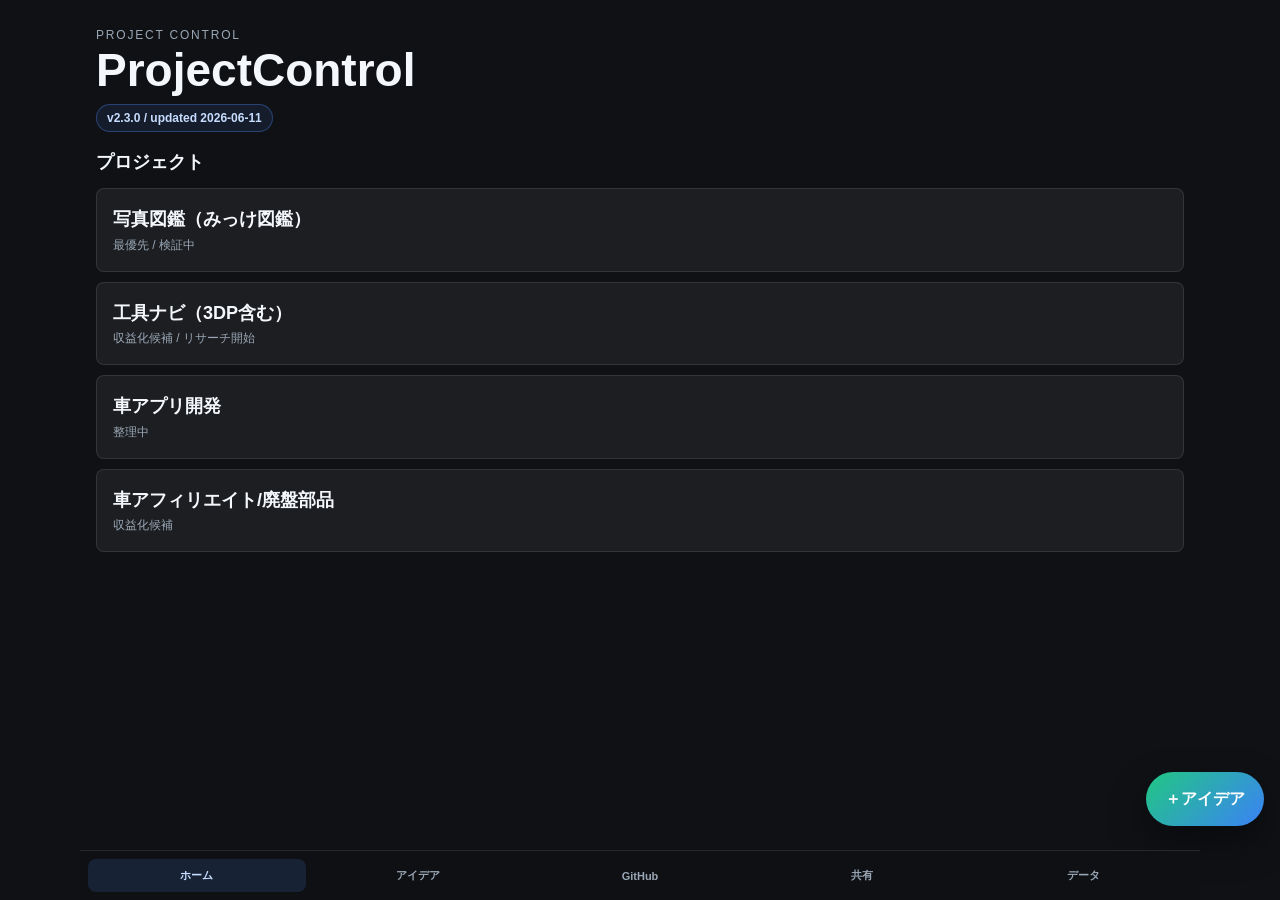
<file: index.html>
<!doctype html>
<html lang="ja">
<head>
  <meta charset="utf-8" />
  <meta name="viewport" content="width=device-width, initial-scale=1, viewport-fit=cover" />
  <meta name="theme-color" content="#111827" />
  <title>ProjectControl</title>
  <link rel="manifest" href="./manifest.webmanifest?v=2.3.0" />
  <link rel="stylesheet" href="./styles.css?v=2.3.0" />
</head>
<body>
  <div class="app">
    <header class="topbar">
      <div>
        <p class="eyebrow">PROJECT CONTROL</p>
        <h1>ProjectControl</h1>
        <p id="appVersion" class="version-label">Version</p>
      </div>
    </header>

    <main id="screen" class="screen"></main>
  </div>

  <dialog id="taskDialog">
    <form method="dialog" id="taskForm">
      <h2 id="taskDialogTitle">タスク追加</h2>
      <input id="taskTitle" required placeholder="タスク名 例：ホーム画面モックを作る" />
      <textarea id="taskNote" placeholder="メモ"></textarea>
      <div class="grid2">
        <label>状態
          <select id="taskStatus">
            <option value="todo">未着手</option>
            <option value="doing">作業中</option>
            <option value="done">完了</option>
          </select>
        </label>
        <label>優先度
          <select id="taskPriority">
            <option value="high">高</option>
            <option value="mid">中</option>
            <option value="low">低</option>
          </select>
        </label>
      </div>
      <label>期限
        <input id="taskDue" type="date" />
      </label>
      <menu>
        <button value="cancel" class="ghost">キャンセル</button>
        <button id="saveTaskBtn" value="default" class="primary">保存</button>
      </menu>
    </form>
  </dialog>

  <dialog id="ideaDialog" class="idea-dialog">
    <form method="dialog" id="ideaForm">
      <h2 id="ideaDialogTitle">アイデア追加</h2>
      <label>アイデア本文
        <input id="ideaTitle" required placeholder="思いついたことをポンと入れる" />
      </label>
      <label>紐づけるプロジェクト
        <select id="ideaProject"></select>
      </label>
      <label>フェーズ
        <select id="ideaPhase"></select>
      </label>
      <label>メモ
        <textarea id="ideaNote" placeholder="補足、きっかけ、あとで調べること"></textarea>
      </label>
      <label>優先度
        <select id="ideaPriority">
          <option value="high">高</option>
          <option value="mid" selected>中</option>
          <option value="low">低</option>
        </select>
      </label>
      <menu class="idea-menu">
        <button value="cancel" class="ghost">キャンセル</button>
        <button id="saveIdeaContinueBtn" value="default" class="ghost">保存して続ける</button>
        <button id="saveIdeaBtn" value="default" class="primary">保存</button>
      </menu>
    </form>
  </dialog>

  <dialog id="repoDialog">
    <form method="dialog" id="repoForm">
      <h2 id="repoDialogTitle">リポジトリ追加</h2>
      <label>GitHub URL / fullName
        <input id="repoUrl" placeholder="https://github.com/001yukiapp/project" />
      </label>
      <label>リポジトリ名
        <input id="repoName" required placeholder="project" />
      </label>
      <label>説明
        <textarea id="repoDescription" placeholder="何のリポジトリか"></textarea>
      </label>
      <div class="grid2">
        <label>プロジェクト
          <select id="repoProject"></select>
        </label>
        <label>フェーズ
          <select id="repoPhase"></select>
        </label>
      </div>
      <div class="grid2">
        <label>状態
          <select id="repoStatus">
            <option value="active">active</option>
            <option value="paused">paused</option>
            <option value="released">released</option>
            <option value="broken">broken</option>
            <option value="idea">idea</option>
            <option value="archived">archived</option>
          </select>
        </label>
        <label>種類
          <select id="repoType">
            <option value="app">app</option>
            <option value="pwa">pwa</option>
            <option value="website">website</option>
            <option value="tool">tool</option>
            <option value="experiment">experiment</option>
            <option value="article">article</option>
            <option value="other">other</option>
          </select>
        </label>
      </div>
      <label>優先度
        <select id="repoPriority">
          <option value="high">高</option>
          <option value="mid" selected>中</option>
          <option value="low">低</option>
        </select>
      </label>
      <label>次の一手
        <textarea id="repoNextAction" placeholder="Codexに次に頼みたいこと"></textarea>
      </label>
      <label>Codex依頼文
        <textarea id="repoCodexPrompt" placeholder="空なら自動生成します"></textarea>
      </label>
      <label>メモ
        <textarea id="repoMemo"></textarea>
      </label>
      <menu>
        <button value="cancel" class="ghost">キャンセル</button>
        <button id="saveRepoBtn" value="default" class="primary">保存</button>
      </menu>
    </form>
  </dialog>

  <button id="quickIdeaBtn" class="quick-idea-btn">＋アイデア</button>
  <nav class="bottom-nav" aria-label="メインナビゲーション">
    <button id="navHome" onclick="goHome()">ホーム</button>
    <button id="navIdeas" onclick="goIdeas()">アイデア</button>
    <button id="navGithub" onclick="goGithub()">GitHub</button>
    <button id="navShare" onclick="goShare()">共有</button>
    <button id="navData" onclick="goData()">データ</button>
  </nav>
  <div id="toast" class="toast" role="status" aria-live="polite"></div>

  <script src="./app.js?v=2.3.0"></script>
</body>
</html>
</file>
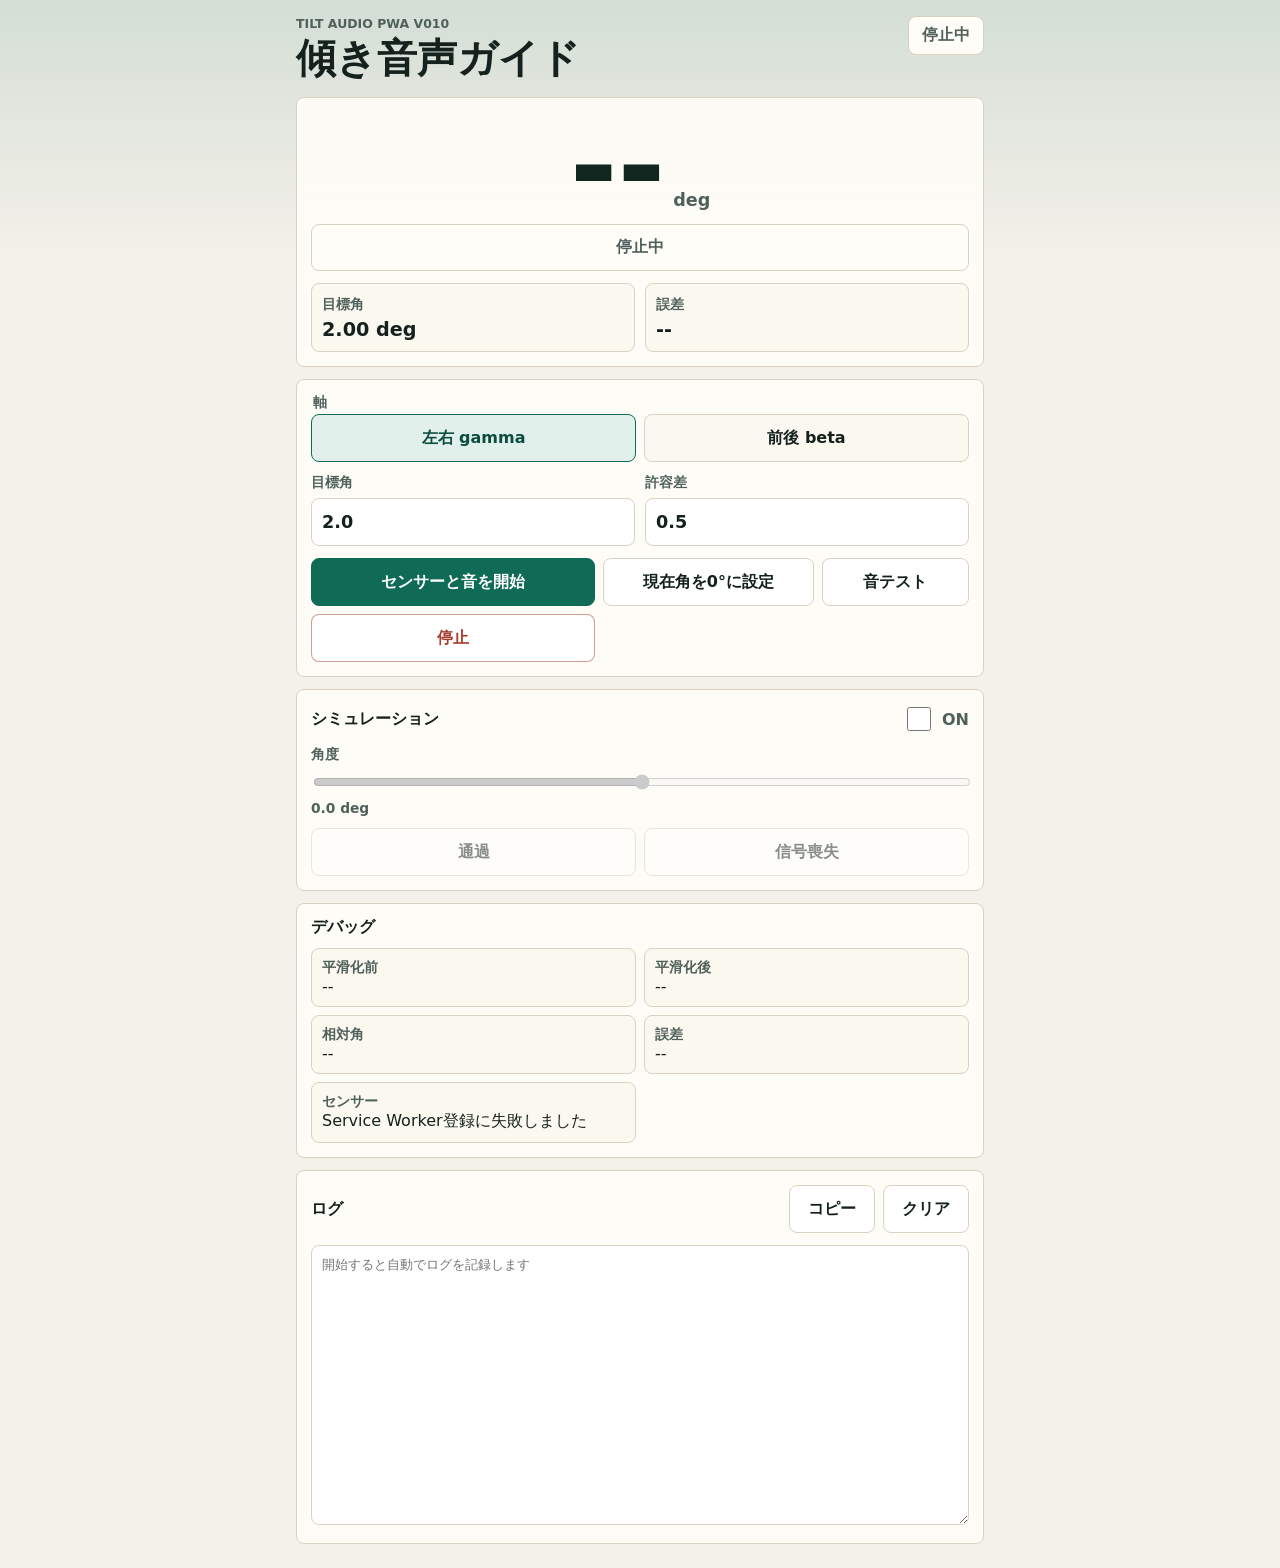
<file: tilt-audio/index.html>
<!doctype html>
<html lang="ja">
  <head>
    <meta charset="utf-8">
    <meta name="viewport" content="width=device-width, initial-scale=1, viewport-fit=cover">
    <meta name="theme-color" content="#10261f">
    <meta name="apple-mobile-web-app-capable" content="yes">
    <meta name="apple-mobile-web-app-status-bar-style" content="black-translucent">
    <meta name="apple-mobile-web-app-title" content="Tilt Audio">
    <title>Tilt Audio Guide</title>
    <link rel="manifest" href="./manifest.webmanifest">
    <link rel="apple-touch-icon" href="./icons/apple-touch-icon.png">
    <link rel="icon" href="./icons/icon-192.png">
    <style>
      :root {
        color-scheme: light;
        font-family: system-ui, -apple-system, BlinkMacSystemFont, "Segoe UI", sans-serif;
        background: #f4f1ea;
        color: #14211d;
        --panel: #fffdf8;
        --ink-soft: #50615b;
        --line: #d9d2c2;
        --accent: #0f6b55;
        --accent-dark: #0b4e40;
        --danger: #a63d2f;
        --minus: #315d9b;
        --plus: #9b3f2f;
        --target: #0f6b55;
        --warn: #8b5b00;
      }

      * { box-sizing: border-box; }

      body {
        margin: 0;
        min-height: 100svh;
        background:
          linear-gradient(180deg, rgba(15, 107, 85, 0.14), rgba(244, 241, 234, 0) 260px),
          #f4f1ea;
      }

      button, input { font: inherit; }

      .app-shell {
        width: min(720px, 100%);
        margin: 0 auto;
        padding: calc(16px + env(safe-area-inset-top)) 16px calc(24px + env(safe-area-inset-bottom));
      }

      .topbar {
        display: flex;
        align-items: flex-start;
        justify-content: space-between;
        gap: 12px;
        margin-bottom: 16px;
      }

      .eyebrow {
        margin: 0 0 4px;
        color: var(--ink-soft);
        font-size: 0.78rem;
        font-weight: 700;
        letter-spacing: 0;
        text-transform: uppercase;
      }

      h1, h2 {
        margin: 0;
        line-height: 1.15;
      }

      h1 { font-size: clamp(1.6rem, 9vw, 2.5rem); }
      h2 { font-size: 1rem; }

      .run-badge,
      .state-text {
        border: 1px solid var(--line);
        background: var(--panel);
        color: var(--ink-soft);
        font-weight: 700;
      }

      .run-badge {
        flex: 0 0 auto;
        min-width: 76px;
        padding: 8px 10px;
        border-radius: 8px;
        text-align: center;
      }

      section { margin-top: 12px; }

      .readout,
      .controls,
      .simulation,
      .debug {
        border: 1px solid var(--line);
        border-radius: 8px;
        background: rgba(255, 253, 248, 0.92);
        padding: 14px;
      }

      .angle-value {
        display: flex;
        align-items: baseline;
        justify-content: center;
        min-height: 112px;
        color: #10261f;
      }

      .angle-value span {
        font-variant-numeric: tabular-nums;
        font-size: clamp(4.2rem, 24vw, 7.2rem);
        font-weight: 780;
        line-height: 0.95;
      }

      .angle-value small {
        margin-left: 8px;
        color: var(--ink-soft);
        font-size: 1.1rem;
        font-weight: 700;
      }

      .state-text {
        display: block;
        width: 100%;
        padding: 12px;
        border-radius: 8px;
        text-align: center;
      }

      .state-minus .state-text, .state-minus .run-badge {
        border-color: rgba(49, 93, 155, 0.35);
        color: var(--minus);
      }

      .state-plus .state-text, .state-plus .run-badge {
        border-color: rgba(155, 63, 47, 0.35);
        color: var(--plus);
      }

      .state-target .state-text, .state-target .run-badge {
        border-color: rgba(15, 107, 85, 0.35);
        color: var(--target);
      }

      .state-lost .state-text, .state-lost .run-badge {
        border-color: rgba(139, 91, 0, 0.4);
        color: var(--warn);
      }

      .metric-grid,
      .number-row {
        display: grid;
        grid-template-columns: repeat(2, minmax(0, 1fr));
        gap: 10px;
      }

      .metric-grid { margin-top: 12px; }

      .metric-grid div,
      .debug dl div {
        border: 1px solid var(--line);
        border-radius: 8px;
        background: #fbf8ef;
        padding: 10px;
      }

      .metric-grid span,
      .debug dt,
      .slider-label,
      .number-row label {
        color: var(--ink-soft);
        font-size: 0.86rem;
        font-weight: 700;
      }

      .metric-grid strong,
      .debug dd {
        display: block;
        margin-top: 4px;
        color: #14211d;
        font-size: 1.2rem;
        font-variant-numeric: tabular-nums;
      }

      .segmented {
        display: grid;
        grid-template-columns: repeat(2, minmax(0, 1fr));
        gap: 8px;
        margin: 0 0 12px;
        padding: 0;
        border: 0;
      }

      .segmented legend {
        grid-column: 1 / -1;
        margin-bottom: 2px;
        color: var(--ink-soft);
        font-size: 0.86rem;
        font-weight: 700;
      }

      .segmented label { min-height: 48px; }
      .segmented input { position: absolute; opacity: 0; }

      .segmented span {
        display: flex;
        align-items: center;
        justify-content: center;
        height: 100%;
        border: 1px solid var(--line);
        border-radius: 8px;
        background: #fbf8ef;
        font-weight: 800;
      }

      .segmented input:checked + span {
        border-color: var(--accent);
        background: #e1f0ea;
        color: var(--accent-dark);
      }

      .number-row input {
        width: 100%;
        height: 48px;
        margin-top: 6px;
        border: 1px solid var(--line);
        border-radius: 8px;
        padding: 0 10px;
        background: #fff;
        color: #14211d;
        font-size: 1.1rem;
      }

      .button-row {
        display: grid;
        grid-template-columns: 1fr;
        gap: 8px;
        margin-top: 12px;
      }

      .button-row.compact { grid-template-columns: repeat(2, minmax(0, 1fr)); }

      button {
        min-height: 48px;
        border: 1px solid var(--line);
        border-radius: 8px;
        background: #fff;
        color: #14211d;
        font-weight: 800;
      }

      button:disabled { opacity: 0.5; }

      button.primary {
        border-color: var(--accent);
        background: var(--accent);
        color: #fff;
      }

      button.danger {
        border-color: rgba(166, 61, 47, 0.5);
        color: var(--danger);
      }

      .section-heading {
        display: flex;
        align-items: center;
        justify-content: space-between;
        gap: 12px;
        margin-bottom: 12px;
      }

      .switch {
        display: flex;
        align-items: center;
        gap: 8px;
        color: var(--ink-soft);
        font-weight: 800;
      }

      .switch input {
        width: 24px;
        height: 24px;
        accent-color: var(--accent);
      }

      .slider-label {
        display: grid;
        grid-template-columns: 1fr auto;
        gap: 8px;
      }

      .slider-label input {
        grid-column: 1 / -1;
        width: 100%;
        accent-color: var(--accent);
      }

      .debug dl {
        display: grid;
        grid-template-columns: repeat(2, minmax(0, 1fr));
        gap: 8px;
        margin: 12px 0 0;
      }

      .debug dt, .debug dd { margin: 0; }
      .debug dd { font-size: 1rem; }

      .log-actions {
        display: grid;
        grid-template-columns: repeat(2, minmax(0, 1fr));
        margin: 0;
        min-width: 180px;
      }

      textarea {
        width: 100%;
        min-height: 280px;
        border: 1px solid var(--line);
        border-radius: 8px;
        padding: 10px;
        background: #fff;
        color: #14211d;
        font: 0.82rem ui-monospace, SFMono-Regular, Menlo, Consolas, monospace;
        resize: vertical;
      }

      @media (min-width: 560px) {
        .button-row { grid-template-columns: 1.35fr 1fr 0.7fr; }
        .button-row.compact { grid-template-columns: repeat(2, minmax(0, 1fr)); }
      }
    </style>
  </head>
  <body class="state-stopped">
    <main class="app-shell">
      <header class="topbar">
        <div>
          <p class="eyebrow">Tilt Audio PWA v010</p>
          <h1>傾き音声ガイド</h1>
        </div>
        <div id="runBadge" class="run-badge">停止中</div>
      </header>

      <section class="readout" aria-live="polite">
        <div class="angle-value">
          <span id="relativeAngle">--</span><small>deg</small>
        </div>
        <div id="stateText" class="state-text">停止中</div>
        <div class="metric-grid">
          <div>
            <span>目標角</span>
            <strong id="targetReadout">2.00 deg</strong>
          </div>
          <div>
            <span>誤差</span>
            <strong id="errorReadout">--</strong>
          </div>
        </div>
      </section>

      <section class="controls" aria-label="操作">
        <fieldset class="segmented">
          <legend>軸</legend>
          <label>
            <input type="radio" name="axis" value="gamma" checked>
            <span>左右 gamma</span>
          </label>
          <label>
            <input type="radio" name="axis" value="beta">
            <span>前後 beta</span>
          </label>
        </fieldset>

        <div class="number-row">
          <label>
            目標角
            <input id="targetInput" type="number" inputmode="decimal" value="2.0" step="0.1">
          </label>
          <label>
            許容差
            <input id="toleranceInput" type="number" inputmode="decimal" value="0.5" min="0.1" step="0.1">
          </label>
        </div>

        <div class="button-row">
          <button id="startButton" type="button" class="primary">センサーと音を開始</button>
          <button id="zeroButton" type="button">現在角を0°に設定</button>
                    <button id="audioTestButton" type="button">音テスト</button>
          <button id="stopButton" type="button" class="danger">停止</button>
        </div>
      </section>

      <section class="simulation" aria-label="シミュレーション">
        <div class="section-heading">
          <h2>シミュレーション</h2>
          <label class="switch">
            <input id="simulationToggle" type="checkbox">
            <span>ON</span>
          </label>
        </div>
        <label class="slider-label">
          角度
          <input id="simulationSlider" type="range" min="-8" max="8" value="0" step="0.1" disabled>
          <strong id="simulationValue">0.0 deg</strong>
        </label>
        <div class="button-row compact">
          <button id="passButton" type="button" disabled>通過</button>
          <button id="lossButton" type="button" disabled>信号喪失</button>
        </div>
      </section>

      <section class="debug" aria-label="デバッグ">
        <h2>デバッグ</h2>
        <dl>
          <div><dt>平滑化前</dt><dd id="rawAngle">--</dd></div>
          <div><dt>平滑化後</dt><dd id="filteredAngle">--</dd></div>
          <div><dt>相対角</dt><dd id="debugRelative">--</dd></div>
          <div><dt>誤差</dt><dd id="debugError">--</dd></div>
          <div><dt>センサー</dt><dd id="sensorStatus">停止中</dd></div>
        </dl>
      </section>
      <section class="debug" aria-label="ログ">
        <div class="section-heading">
          <h2>ログ</h2>
          <div class="button-row compact log-actions">
            <button id="copyLogButton" type="button">コピー</button>
            <button id="clearLogButton" type="button">クリア</button>
          </div>
        </div>
        <textarea id="logOutput" rows="8" readonly placeholder="開始すると自動でログを記録します"></textarea>
      </section>
    </main>

    <script>
      "use strict";

      const CONFIG = {
        APP_VERSION: "v010",
        LOW_SIDE_HZ: 450,
        HIGH_SIDE_HZ: 1050,
        TARGET_HZ: 750,
        WARNING_HZ: 180,
        WARNING_SECOND_HZ: 1320,
        BEEP_DURATION_MS: 70,
        FAR_INTERVAL_MS: 700,
        NEAR_INTERVAL_MS: 100,
        FAR_ERROR_DEG: 3.0,
        DEFAULT_TARGET_DEG: 2.0,
        DEFAULT_TOLERANCE_DEG: 0.5,
        TARGET_ENTER_HOLD_MS: 300,
        SENSOR_TIMEOUT_MS: 600,
        TARGET_EXIT_EXTRA_DEG: 0.18,
        SMOOTHING_ALPHA: 0.34,
        SILENT_UNLOCK_MS: 35,
        MASTER_GAIN: 1.0,
        BEEP_GAIN: 0.65,
        TARGET_GAIN: 0.35,
        WARNING_GAIN: 0.65
      };

      const els = {
        body: document.body,
        runBadge: document.getElementById("runBadge"),
        relativeAngle: document.getElementById("relativeAngle"),
        stateText: document.getElementById("stateText"),
        targetReadout: document.getElementById("targetReadout"),
        errorReadout: document.getElementById("errorReadout"),
        targetInput: document.getElementById("targetInput"),
        toleranceInput: document.getElementById("toleranceInput"),
        startButton: document.getElementById("startButton"),
        zeroButton: document.getElementById("zeroButton"),
                audioTestButton: document.getElementById("audioTestButton"),
        stopButton: document.getElementById("stopButton"),
        simulationToggle: document.getElementById("simulationToggle"),
        simulationSlider: document.getElementById("simulationSlider"),
        simulationValue: document.getElementById("simulationValue"),
        passButton: document.getElementById("passButton"),
        lossButton: document.getElementById("lossButton"),
        rawAngle: document.getElementById("rawAngle"),
        filteredAngle: document.getElementById("filteredAngle"),
        debugRelative: document.getElementById("debugRelative"),
        debugError: document.getElementById("debugError"),
        sensorStatus: document.getElementById("sensorStatus"),
        logOutput: document.getElementById("logOutput"),
        copyLogButton: document.getElementById("copyLogButton"),
        clearLogButton: document.getElementById("clearLogButton")
      };

      const app = {
        running: false,
        simulation: false,
        signalLost: false,
        axis: "gamma",
        rawAngle: null,
        filteredAngle: null,
        zeroAngle: 0,
        relativeAngle: null,
        error: null,
        lastValueAt: 0,
        state: "stopped",
        targetEnteredAt: null,
        inTargetTone: false,
        orientationHandler: null,
        monitorTimer: null,
        passTimer: null,
        log: [],
        lastLogAt: 0,
        audio: {
          ctx: null,
          master: null,
          timeout: null,
          oscillators: new Set(),
          loopToken: 0
        }
      };

      function clamp(value, min, max) {
        return Math.min(max, Math.max(min, value));
      }

      function normalizeDeg(deg) {
        const value = ((deg + 180) % 360 + 360) % 360 - 180;
        return value === -180 ? 180 : value;
      }

      function fmt(value, digits = 2) {
        return Number.isFinite(value) ? value.toFixed(digits) : "--";
      }

      function targetDeg() {
        return Number.parseFloat(els.targetInput.value) || 0;
      }

      function toleranceDeg() {
        return Math.max(0.1, Number.parseFloat(els.toleranceInput.value) || CONFIG.DEFAULT_TOLERANCE_DEG);
      }

      function selectedAxis() {
        const input = document.querySelector("input[name='axis']:checked");
        return input ? input.value : "gamma";
      }

      function setSensorStatus(text) {
        els.sensorStatus.textContent = text;
      }

      function logEvent(type, detail = {}) {
        const row = {
          t: new Date().toISOString(),
          type,
          state: app.state,
          axis: app.axis,
          raw: app.rawAngle == null ? null : Number(app.rawAngle.toFixed(3)),
          filtered: app.filteredAngle == null ? null : Number(app.filteredAngle.toFixed(3)),
          relative: app.relativeAngle == null ? null : Number(app.relativeAngle.toFixed(3)),
          target: Number(targetDeg().toFixed(3)),
          tolerance: Number(toleranceDeg().toFixed(3)),
          error: app.error == null ? null : Number(app.error.toFixed(3)),
          audioState: app.audio.ctx ? app.audio.ctx.state : "none",
          ...detail
        };
        app.log.push(row);
        if (els.logOutput) {
          els.logOutput.value = app.log.map((item) => JSON.stringify(item)).join("\n");
          els.logOutput.scrollTop = els.logOutput.scrollHeight;
        }
      }

      function logAngleSample(now = performance.now()) {
        if (!app.running) return;
        if (now - app.lastLogAt < 200) return;
        app.lastLogAt = now;
        logEvent("angle");
      }

      async function copyLog() {
        const text = app.log.map((item) => JSON.stringify(item)).join("\n");
        if (!text) return;
        try {
          await navigator.clipboard.writeText(text);
          setSensorStatus("ログをコピーしました");
        } catch (_) {
          els.logOutput.focus();
          els.logOutput.select();
          setSensorStatus("ログ欄を選択しました");
        }
      }

      function clearLog() {
        app.log = [];
        app.lastLogAt = 0;
        if (els.logOutput) els.logOutput.value = "";
        setSensorStatus("ログをクリアしました");
      }

      function resetFiltering(raw = null) {
        app.rawAngle = raw;
        app.filteredAngle = raw;
        app.relativeAngle = raw == null ? null : normalizeDeg(raw - app.zeroAngle);
        app.error = app.relativeAngle == null ? null : app.relativeAngle - targetDeg();
        app.targetEnteredAt = null;
        app.inTargetTone = false;
      }

      function setZero() {
        if (app.filteredAngle == null) {
          setSensorStatus("0°設定には角度値が必要です");
          return;
        }
        app.zeroAngle = app.filteredAngle;
        logEvent("zero");
        app.targetEnteredAt = null;
        app.inTargetTone = false;
        updateDerived(performance.now());
        render();
      }

      function ingestAngle(rawAngle, now = performance.now()) {
        if (!Number.isFinite(rawAngle)) return;
        app.signalLost = false;
        app.lastValueAt = now;
        app.rawAngle = rawAngle;

        if (app.filteredAngle == null) {
          app.filteredAngle = rawAngle;
        } else {
          const delta = normalizeDeg(rawAngle - app.filteredAngle);
          app.filteredAngle = normalizeDeg(app.filteredAngle + delta * CONFIG.SMOOTHING_ALPHA);
        }

        updateDerived(now);
        render();
      }

      function updateDerived(now = performance.now()) {
        if (app.filteredAngle == null) {
          app.relativeAngle = null;
          app.error = null;
        } else {
          app.relativeAngle = normalizeDeg(app.filteredAngle - app.zeroAngle);
          app.error = app.relativeAngle - targetDeg();
        }
        processGuidance(now);
      }

      function processGuidance(now = performance.now()) {
        if (!app.running) {
          app.state = "stopped";
          return;
        }

        if (app.signalLost || app.relativeAngle == null || app.error == null) {
          app.state = "lost";
          app.targetEnteredAt = null;
          app.inTargetTone = false;
          return;
        }

        const absError = Math.abs(app.error);
        const enter = toleranceDeg();
        const exit = enter + Math.max(CONFIG.TARGET_EXIT_EXTRA_DEG, enter * 0.35);

        if (app.inTargetTone) {
          if (absError > exit) {
            app.inTargetTone = false;
            app.targetEnteredAt = null;
          }
        } else if (absError <= enter) {
          if (app.targetEnteredAt == null) app.targetEnteredAt = now;
          if (now - app.targetEnteredAt >= CONFIG.TARGET_ENTER_HOLD_MS) {
            app.inTargetTone = true;
          }
        } else {
          app.targetEnteredAt = null;
        }

        if (app.inTargetTone) {
          app.state = "target";
        } else {
          app.state = app.error < 0 ? "minus" : "plus";
        }
      }

      function stateLabel() {
        if (app.state === "minus") return "マイナス側";
        if (app.state === "plus") return "プラス側";
        if (app.state === "target") return "目標内";
        if (app.state === "lost") return "信号なし";
        return "停止中";
      }

      function render() {
        els.body.classList.remove("state-minus", "state-plus", "state-target", "state-lost", "state-stopped");
        els.body.classList.add(`state-${app.state}`);
        els.runBadge.textContent = stateLabel();
        els.stateText.textContent = stateLabel();
        els.relativeAngle.textContent = fmt(app.relativeAngle, 1);
        els.targetReadout.textContent = `${fmt(targetDeg())} deg`;
        els.errorReadout.textContent = app.error == null ? "--" : `${fmt(app.error)} deg`;
        els.rawAngle.textContent = app.rawAngle == null ? "--" : `${fmt(app.rawAngle)} deg`;
        els.filteredAngle.textContent = app.filteredAngle == null ? "--" : `${fmt(app.filteredAngle)} deg`;
        els.debugRelative.textContent = app.relativeAngle == null ? "--" : `${fmt(app.relativeAngle)} deg`;
        els.debugError.textContent = app.error == null ? "--" : `${fmt(app.error)} deg`;
        els.simulationValue.textContent = `${Number.parseFloat(els.simulationSlider.value).toFixed(1)} deg`;
      }

      function beepIntervalMs(absError) {
        const t = clamp(absError / CONFIG.FAR_ERROR_DEG, 0, 1);
        const eased = Math.sqrt(t);
        return CONFIG.NEAR_INTERVAL_MS + (CONFIG.FAR_INTERVAL_MS - CONFIG.NEAR_INTERVAL_MS) * eased;
      }

      function ensureAudioContext() {
        if (!app.audio.ctx) {
          const AudioCtor = window.AudioContext || window.webkitAudioContext;
          if (!AudioCtor) throw new Error("Web Audio APIが使えません");
          app.audio.ctx = new AudioCtor();
          app.audio.master = app.audio.ctx.createGain();
          app.audio.master.gain.value = CONFIG.MASTER_GAIN;
          app.audio.master.connect(app.audio.ctx.destination);
        }
        if (app.audio.ctx.state !== "running") app.audio.ctx.resume().catch(() => {});
        return app.audio.ctx;
      }

      function stopOscillators() {
        for (const osc of app.audio.oscillators) {
          try { osc.stop(); } catch (_) {}
        }
        app.audio.oscillators.clear();
      }

      function clearAudioLoop() {
        app.audio.loopToken += 1;
        if (app.audio.timeout) {
          clearTimeout(app.audio.timeout);
          app.audio.timeout = null;
        }
        stopOscillators();
      }

      function playTone(freq, durationMs, type = "sine", gainValue = 0.16) {
        if (!app.audio.ctx || !app.audio.master) return;
        const ctx = app.audio.ctx;
        const now = ctx.currentTime;
        const osc = ctx.createOscillator();
        const gain = ctx.createGain();
        osc.type = type;
        osc.frequency.setValueAtTime(freq, now);
        gain.gain.setValueAtTime(0.0001, now);
        gain.gain.exponentialRampToValueAtTime(gainValue, now + 0.012);
        gain.gain.exponentialRampToValueAtTime(0.0001, now + durationMs / 1000);
        osc.connect(gain);
        gain.connect(app.audio.master);
        osc.start(now);
        osc.stop(now + durationMs / 1000 + 0.025);
        app.audio.oscillators.add(osc);
        osc.onended = () => app.audio.oscillators.delete(osc);
      }

      function startTargetTone() {
        stopOscillators();
        if (!app.audio.ctx || !app.audio.master) return;
        const ctx = app.audio.ctx;
        const now = ctx.currentTime;
        const osc = ctx.createOscillator();
        const gain = ctx.createGain();
        osc.type = "triangle";
        osc.frequency.setValueAtTime(CONFIG.TARGET_HZ, now);
        gain.gain.setValueAtTime(0.0001, now);
        gain.gain.exponentialRampToValueAtTime(CONFIG.TARGET_GAIN, now + 0.08);
        osc.connect(gain);
        gain.connect(app.audio.master);
        osc.start(now);
        app.audio.oscillators.add(osc);
      }

      function scheduleAudioLoop(delay = 0) {
        const token = app.audio.loopToken;
        if (app.audio.timeout) clearTimeout(app.audio.timeout);
        app.audio.timeout = setTimeout(() => {
          if (!app.running || token !== app.audio.loopToken) return;
          runAudioStep(token);
        }, delay);
      }

      function runAudioStep(token) {
        if (!app.running || token !== app.audio.loopToken) return;

        if (app.state === "target") {
          if (app.audio.oscillators.size === 0) startTargetTone();
          scheduleAudioLoop(80);
          return;
        }

        stopOscillators();

        if (app.state === "lost") {
          playTone(CONFIG.WARNING_HZ, 110, "square", CONFIG.WARNING_GAIN);
          window.setTimeout(() => playTone(CONFIG.WARNING_SECOND_HZ, 90, "square", CONFIG.WARNING_GAIN), 115);
          scheduleAudioLoop(900);
          return;
        }

        if (app.state === "minus" || app.state === "plus") {
          const hz = app.state === "minus" ? CONFIG.LOW_SIDE_HZ : CONFIG.HIGH_SIDE_HZ;
          playTone(hz, CONFIG.BEEP_DURATION_MS, "sine", CONFIG.BEEP_GAIN);
          scheduleAudioLoop(beepIntervalMs(Math.abs(app.error || 0)));
          return;
        }

        scheduleAudioLoop(120);
      }

      function startAudioLoop() {
        clearAudioLoop();
        app.audio.loopToken += 1;
        scheduleAudioLoop(0);
      }

      function markSignalLost(text = "信号なし") {
        if (!app.running) return;
        app.signalLost = true;
        app.state = "lost";
        setSensorStatus(text);
        render();
      }

      function startMonitor() {
        if (app.monitorTimer) clearInterval(app.monitorTimer);
        app.monitorTimer = setInterval(() => {
          if (!app.running || app.simulation) return;
          if (performance.now() - app.lastValueAt > CONFIG.SENSOR_TIMEOUT_MS) {
            markSignalLost("センサー値が途絶えました");
          }
        }, 120);
      }

      function stopMonitor() {
        if (app.monitorTimer) {
          clearInterval(app.monitorTimer);
          app.monitorTimer = null;
        }
      }

      async function requestOrientationPermission() {
        if (!("DeviceOrientationEvent" in window)) {
          throw new Error("DeviceOrientationEvent非対応");
        }
        const eventCtor = window.DeviceOrientationEvent;
        if (typeof eventCtor.requestPermission === "function") {
          const result = await eventCtor.requestPermission();
          if (result !== "granted") throw new Error("センサー権限が拒否されました");
        }
      }

      function attachOrientation() {
        detachOrientation();
        app.orientationHandler = (event) => {
          if (app.simulation) return;
          const value = app.axis === "beta" ? event.beta : event.gamma;
          if (value == null) {
            setSensorStatus("選択軸の値が未取得です");
            return;
          }
          setSensorStatus("取得中");
          ingestAngle(value);
        };
        window.addEventListener("deviceorientation", app.orientationHandler, true);
      }

      function detachOrientation() {
        if (app.orientationHandler) {
          window.removeEventListener("deviceorientation", app.orientationHandler, true);
          app.orientationHandler = null;
        }
      }

      function unlockAudio() {
        ensureAudioContext();
        playTone(CONFIG.TARGET_HZ, 80, "square", CONFIG.BEEP_GAIN);
      }

      function runAudioTest() {
        try {
          ensureAudioContext();
          clearAudioLoop();
          setSensorStatus("音テスト中");
          logEvent("audio-test", {
            currentTime: app.audio.ctx ? Number(app.audio.ctx.currentTime.toFixed(3)) : null,
            sampleRate: app.audio.ctx ? app.audio.ctx.sampleRate : null,
            outputLatency: app.audio.ctx && "outputLatency" in app.audio.ctx ? app.audio.ctx.outputLatency : null
          });
          playTone(CONFIG.LOW_SIDE_HZ, 320, "square", CONFIG.BEEP_GAIN);
          window.setTimeout(() => playTone(CONFIG.HIGH_SIDE_HZ, 320, "square", CONFIG.BEEP_GAIN), 420);
          window.setTimeout(() => playTone(CONFIG.TARGET_HZ, 700, "sawtooth", CONFIG.TARGET_GAIN), 900);
        } catch (error) {
          setSensorStatus(error && error.message ? error.message : "音テスト失敗");
          logEvent("audio-test-error", { message: error && error.message ? error.message : String(error) });
        }
      }

      async function start() {
        try {
          app.axis = selectedAxis();
          clearAudioLoop();
          app.running = true;
          app.signalLost = false;
          app.lastValueAt = performance.now();
          app.log = [];
          app.lastLogAt = 0;
          if (els.logOutput) els.logOutput.value = "";
          logEvent("start-tap");

          const audioPromise = unlockAudio();
          const permissionPromise = app.simulation ? Promise.resolve() : requestOrientationPermission();
          await audioPromise;
          await permissionPromise;

          if (!app.simulation) {
            attachOrientation();
            setSensorStatus("センサー待機中");
            if (app.filteredAngle == null) markSignalLost("センサー値待機中");
          } else {
            detachOrientation();
            setSensorStatus("シミュレーション中");
            ingestAngle(Number.parseFloat(els.simulationSlider.value));
          }

          updateDerived();
          startMonitor();
          startAudioLoop();
          render();
        } catch (error) {
          const message = error && error.message ? error.message : "開始できません";
          stop();
          setSensorStatus(message);
          render();
        }
      }

      function stop() {
        app.running = false;
        app.signalLost = false;
        app.state = "stopped";
        app.targetEnteredAt = null;
        app.inTargetTone = false;
        if (app.passTimer) {
          clearTimeout(app.passTimer);
          app.passTimer = null;
        }
        detachOrientation();
        stopMonitor();
        clearAudioLoop();
        setSensorStatus("停止中");
        render();
      }

      function setSimulation(enabled) {
        app.simulation = enabled;
        els.simulationSlider.disabled = !enabled;
        els.lossButton.disabled = !enabled;
        els.passButton.disabled = !enabled;
        resetFiltering(enabled ? Number.parseFloat(els.simulationSlider.value) : null);
        if (enabled) {
          detachOrientation();
          setSensorStatus("シミュレーション中");
          if (app.running) ingestAngle(Number.parseFloat(els.simulationSlider.value));
        } else {
          setSensorStatus(app.running ? "センサー待機中" : "停止中");
        }
        render();
      }

      function runPassSimulation() {
        if (!app.simulation) return;
        if (app.passTimer) clearTimeout(app.passTimer);
        const startValue = targetDeg() - 3;
        const endValue = targetDeg() + 3;
        const steps = 42;
        let step = 0;
        const tick = () => {
          if (!app.simulation || step > steps) {
            app.passTimer = null;
            return;
          }
          const value = startValue + (endValue - startValue) * (step / steps);
          els.simulationSlider.value = value.toFixed(1);
          if (app.running) ingestAngle(value);
          else render();
          step += 1;
          app.passTimer = setTimeout(tick, 80);
        };
        tick();
      }

      function registerServiceWorker() {
        if (!("serviceWorker" in navigator)) return;

        let refreshing = false;
        const requestReload = () => {
          if (refreshing) return;
          refreshing = true;
          window.location.replace(`./index.html?app=${CONFIG.APP_VERSION}&t=${Date.now()}`);
        };

        navigator.serviceWorker.addEventListener("controllerchange", requestReload);

        navigator.serviceWorker.register("./sw.js", { updateViaCache: "none" }).then((registration) => {
          const activateWaiting = () => {
            if (registration.waiting) registration.waiting.postMessage({ type: "SKIP_WAITING" });
          };

          registration.addEventListener("updatefound", () => {
            const worker = registration.installing;
            if (!worker) return;
            worker.addEventListener("statechange", () => {
              if (worker.state === "installed") worker.postMessage({ type: "SKIP_WAITING" });
            });
          });

          const checkForUpdate = () => {
            registration.update().then(activateWaiting).catch(() => {});
            fetch(`./version.json?t=${Date.now()}`, { cache: "no-store" })
              .then((response) => response.ok ? response.json() : null)
              .then((data) => {
                if (data && data.version && data.version !== CONFIG.APP_VERSION) requestReload();
              })
              .catch(() => {});
          };

          activateWaiting();
          checkForUpdate();
          window.addEventListener("focus", checkForUpdate);
          window.addEventListener("online", checkForUpdate);
          document.addEventListener("visibilitychange", () => {
            if (!document.hidden) checkForUpdate();
          });
          window.setInterval(checkForUpdate, 30000);
        }).catch(() => {
          setSensorStatus("Service Worker登録に失敗しました");
        });
      }

      document.querySelectorAll("input[name='axis']").forEach((input) => {
        input.addEventListener("change", () => {
          app.axis = selectedAxis();
          resetFiltering(app.rawAngle);
          updateDerived();
          render();
        });
      });

      els.targetInput.addEventListener("input", () => {
        updateDerived();
        render();
      });

      els.toleranceInput.addEventListener("input", () => {
        updateDerived();
        render();
      });

      els.startButton.addEventListener("click", start);
      els.zeroButton.addEventListener("click", setZero);
            els.audioTestButton.addEventListener("click", runAudioTest);
      els.copyLogButton.addEventListener("click", copyLog);
      els.clearLogButton.addEventListener("click", clearLog);
      els.stopButton.addEventListener("click", stop);

      els.simulationToggle.addEventListener("change", () => setSimulation(els.simulationToggle.checked));
      els.simulationSlider.addEventListener("input", () => {
        const value = Number.parseFloat(els.simulationSlider.value);
        els.simulationValue.textContent = `${value.toFixed(1)} deg`;
        if (app.simulation && app.running) ingestAngle(value);
      });
      els.passButton.addEventListener("click", runPassSimulation);
      els.lossButton.addEventListener("click", () => {
        if (!app.simulation || !app.running) return;
        markSignalLost("シミュレーション信号喪失");
      });

      document.addEventListener("visibilitychange", () => {
        if (document.hidden) stop();
      });

      window.addEventListener("pagehide", stop);

      els.targetInput.value = CONFIG.DEFAULT_TARGET_DEG.toFixed(1);
      els.toleranceInput.value = CONFIG.DEFAULT_TOLERANCE_DEG.toFixed(1);
      registerServiceWorker();
      render();
    </script>
  </body>
</html>
</file>
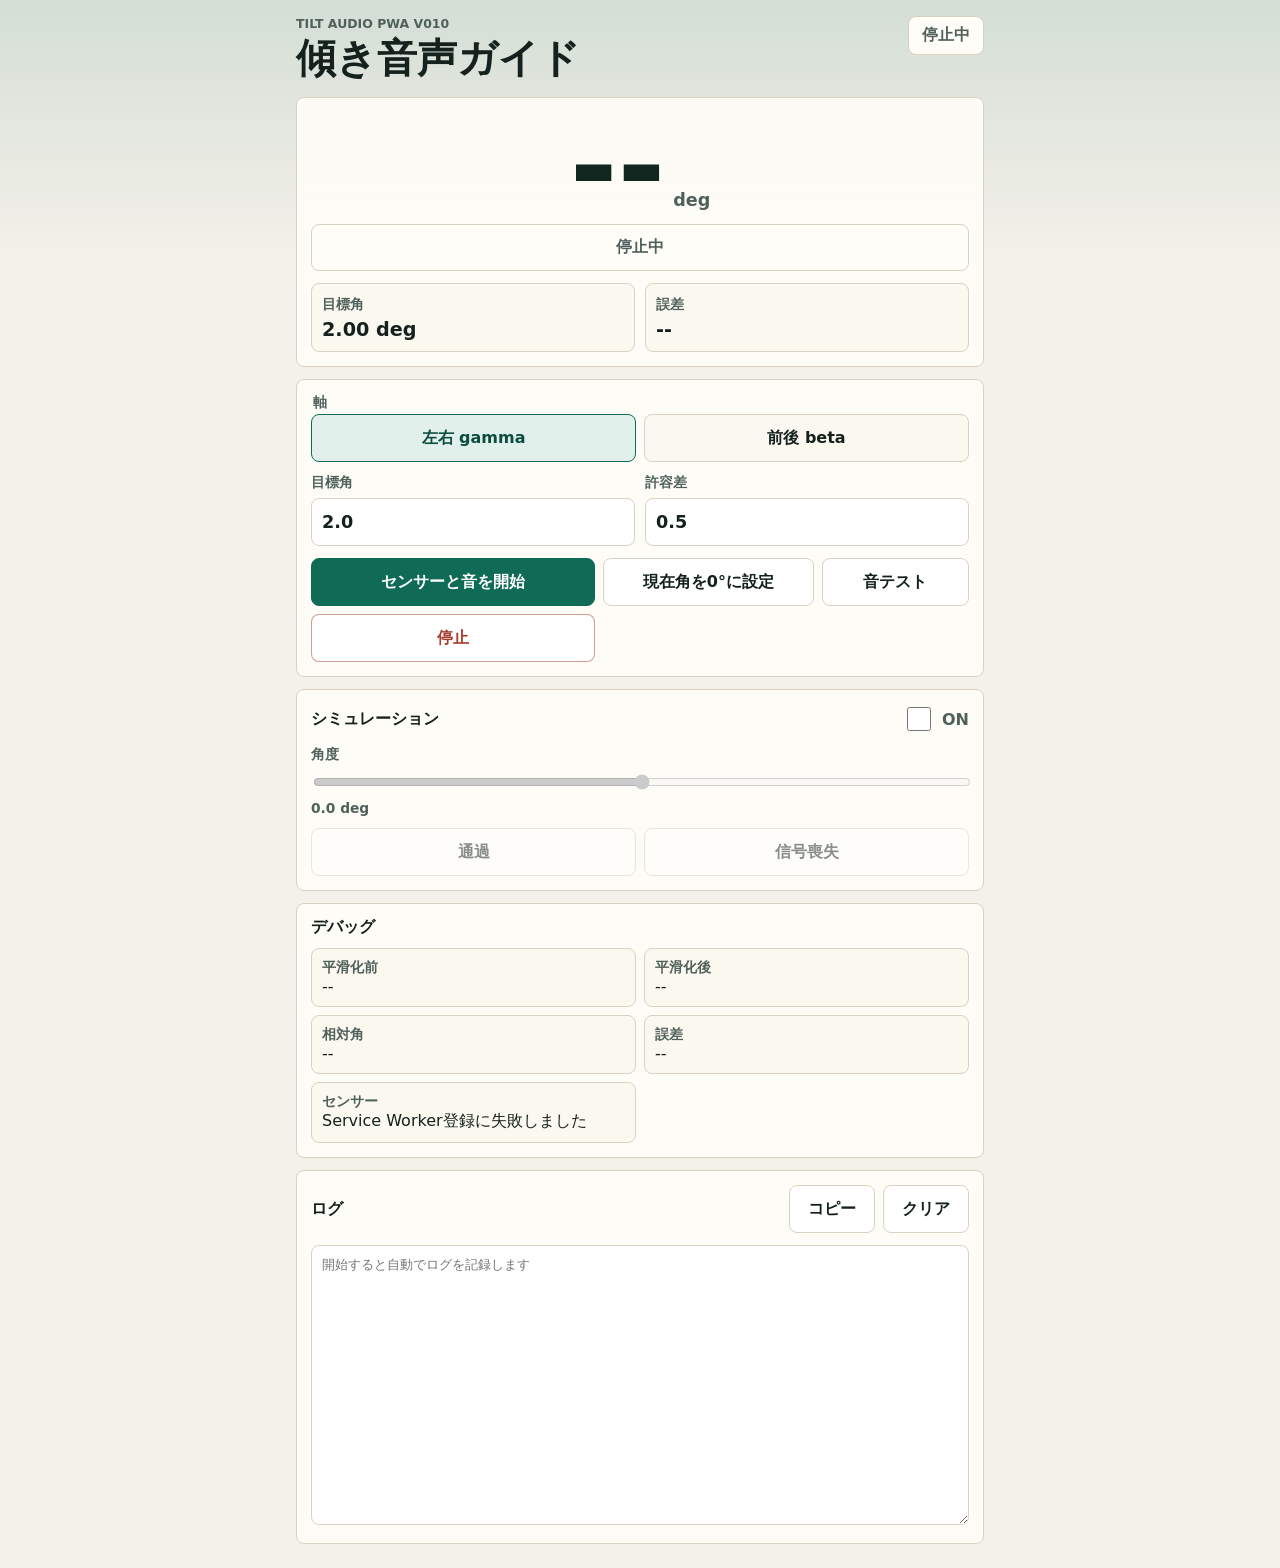
<file: tilt-audio/force-update.html>
<!doctype html>
<html lang="ja">
  <head>
    <meta charset="utf-8">
    <meta name="viewport" content="width=device-width, initial-scale=1">
    <meta name="robots" content="noindex">
    <title>Tilt Audio Force Update</title>
    <style>
      body {
        margin: 0;
        min-height: 100svh;
        display: grid;
        place-items: center;
        padding: 24px;
        background: #f4f1ea;
        color: #14211d;
        font-family: system-ui, -apple-system, BlinkMacSystemFont, "Segoe UI", sans-serif;
      }
      main {
        width: min(520px, 100%);
        border: 1px solid #d9d2c2;
        border-radius: 8px;
        background: #fffdf8;
        padding: 20px;
      }
      h1 { margin: 0 0 8px; font-size: 1.35rem; }
      p { margin: 8px 0; line-height: 1.6; }
      a, button {
        display: inline-flex;
        align-items: center;
        justify-content: center;
        min-height: 44px;
        margin-top: 12px;
        padding: 0 14px;
        border: 1px solid #0f6b55;
        border-radius: 8px;
        background: #0f6b55;
        color: #fff;
        font: inherit;
        font-weight: 800;
        text-decoration: none;
      }
    </style>
  </head>
  <body>
    <main>
      <h1>更新中 v010</h1>
      <p id="status">古いService Workerとキャッシュを削除しています。</p>
      <button id="retry" type="button" hidden>もう一度実行</button>
    </main>
    <script>
      "use strict";

      async function clearTiltAudioCache() {
        if ("serviceWorker" in navigator) {
          const registrations = await navigator.serviceWorker.getRegistrations();
          await Promise.all(registrations.map((registration) => {
            const scope = registration.scope || "";
            if (scope.includes("/project/tilt-audio/") || scope.includes("/tilt-audio/")) {
              return registration.unregister();
            }
            return Promise.resolve(false);
          }));
        }

        if ("caches" in window) {
          const names = await caches.keys();
          await Promise.all(names.map((name) => {
            if (name.startsWith("tilt-audio-pwa-")) return caches.delete(name);
            return Promise.resolve(false);
          }));
        }
      }

      async function run() {
        const status = document.getElementById("status");
        const retry = document.getElementById("retry");
        try {
          await clearTiltAudioCache();
          status.textContent = "削除完了。最新版を読み込みます。";
          window.location.replace("./index.html?force=v010-" + Date.now());
        } catch (error) {
          status.textContent = "自動更新に失敗しました。もう一度実行してください。";
          retry.hidden = false;
        }
      }

      document.getElementById("retry").addEventListener("click", run);
      run();
    </script>
  </body>
</html>
</file>
<file: styles.css>
:root {
  color-scheme: dark;
  --bg: #0f1115;
  --panel: #171b22;
  --panel2: #202631;
  --text: #f4f7fb;
  --muted: #9aa7b6;
  --line: rgba(255,255,255,.10);
  --accent: #4f8cff;
  --accent2: #21c782;
  --danger: #ef4444;
  --warn: #f59e0b;
  --shadow: 0 18px 60px rgba(0,0,0,.35);
}

* { box-sizing: border-box; }
html, body { margin: 0; min-height: 100%; }
html { overflow-x: hidden; }
body {
  font-family: -apple-system, BlinkMacSystemFont, "Segoe UI", sans-serif;
  background: var(--bg);
  color: var(--text);
  overflow-x: hidden;
}

button, input, textarea, select { font: inherit; }

button {
  border: 0;
  border-radius: 999px;
  padding: 10px 14px;
  color: var(--text);
  background: var(--panel2);
  cursor: pointer;
}

button:active { transform: scale(.98); }

.app {
  width: min(1120px, 100%);
  margin: 0 auto;
  padding: max(18px, env(safe-area-inset-top)) 16px 112px;
}

.topbar {
  display: flex;
  justify-content: space-between;
  align-items: start;
  gap: 14px;
  margin: 10px 0 18px;
}

.eyebrow {
  margin: 0 0 4px;
  color: var(--muted);
  font-size: 12px;
  letter-spacing: .15em;
}

h1 {
  margin: 0;
  font-size: clamp(29px, 6vw, 46px);
  line-height: 1.05;
}

h2 { margin: 0; font-size: 18px; }
h3 { margin: 0; font-size: 15px; }

.version-label {
  display: inline-flex;
  width: fit-content;
  margin: 10px 0 0;
  border: 1px solid rgba(79,140,255,.34);
  border-radius: 999px;
  padding: 6px 10px;
  background: rgba(79,140,255,.10);
  color: #c7dcff;
  font-size: 12px;
  font-weight: 800;
}

.screen {
  display: grid;
  gap: 14px;
}

.home-screen,
.detail-screen {
  display: grid;
  gap: 14px;
}

.screen-head {
  display: flex;
  justify-content: space-between;
  align-items: center;
  gap: 12px;
}

.project-launcher {
  display: grid;
  gap: 10px;
}

.project-launch-card {
  width: 100%;
  display: grid;
  gap: 5px;
  justify-items: start;
  border: 1px solid var(--line);
  border-radius: 8px;
  padding: 18px 16px;
  background: rgba(255,255,255,.055);
  text-align: left;
}

.project-launch-card span {
  color: var(--text);
  font-size: 18px;
  font-weight: 900;
  line-height: 1.35;
}

.project-launch-card small {
  color: var(--muted);
  font-size: 12px;
  line-height: 1.35;
}

.back-btn {
  justify-self: start;
  border-radius: 8px;
  background: rgba(255,255,255,.07);
  border: 1px solid var(--line);
}

.project-detail-head {
  display: grid;
  gap: 8px;
}

.project-detail-head h2,
.detail-screen > h2 {
  font-size: 26px;
  line-height: 1.25;
}

.detail-block,
.today-chip,
.flat-panel {
  border: 1px solid var(--line);
  border-radius: 8px;
  padding: 14px;
  background: rgba(255,255,255,.045);
}

.detail-block {
  display: grid;
  gap: 8px;
}

.detail-block p {
  margin: 0;
  color: var(--muted);
  font-size: 14px;
  line-height: 1.55;
}

.today-chip {
  display: grid;
  gap: 5px;
  border-color: rgba(33,199,130,.28);
  background: rgba(33,199,130,.07);
}

.today-chip small {
  color: #bbf7d0;
  font-size: 11px;
  font-weight: 900;
}

.today-chip span {
  font-weight: 850;
  line-height: 1.4;
}

.detail-metrics {
  display: grid;
  grid-template-columns: repeat(3, minmax(0, 1fr));
  gap: 8px;
}

.detail-metrics div {
  display: grid;
  gap: 4px;
  border: 1px solid var(--line);
  border-radius: 8px;
  padding: 12px;
  background: rgba(255,255,255,.045);
}

.detail-metrics strong {
  font-size: 20px;
}

.detail-metrics small {
  color: var(--muted);
  font-size: 11px;
  font-weight: 800;
}

.phase-launch-section {
  display: grid;
  gap: 10px;
}

.phase-launch-list,
.phase-task-list {
  display: grid;
  gap: 10px;
}

.phase-launch-card {
  width: 100%;
  border: 1px solid var(--line);
  border-radius: 8px;
  padding: 14px;
  background: rgba(255,255,255,.045);
  text-align: left;
}

.phase-launch-card span {
  font-weight: 850;
  line-height: 1.4;
}

.phase-task-filters {
  margin: 2px 0 0;
}

.phase-filter {
  border: 1px solid var(--line);
  border-radius: 999px;
  color: var(--muted);
  white-space: nowrap;
}

.phase-filter.active {
  background: var(--text);
  color: #111827;
  font-weight: 900;
}

.phase-task-card {
  display: grid;
  gap: 10px;
  border: 1px solid var(--line);
  border-left: 3px solid var(--accent);
  border-radius: 8px;
  padding: 12px;
  background: rgba(255,255,255,.045);
}

.phase-task-card.done {
  opacity: .62;
}

.phase-task-card.blocked-task {
  border-left-color: var(--danger);
}

.phase-task-main {
  display: grid;
  grid-template-columns: 24px 1fr;
  gap: 9px;
  align-items: start;
  color: var(--text);
  font-size: 15px;
  font-weight: 850;
  line-height: 1.42;
}

.phase-task-main input {
  width: 18px;
  height: 18px;
  margin-top: 2px;
  accent-color: var(--accent2);
}

.task-note-details {
  color: var(--muted);
  font-size: 13px;
}

.task-note-details summary {
  cursor: pointer;
  color: #c7dcff;
  font-weight: 850;
}

.task-note-details p {
  margin: 8px 0 0;
  line-height: 1.5;
  white-space: pre-wrap;
}

.bottom-nav {
  position: fixed;
  left: 50%;
  bottom: 0;
  z-index: 25;
  width: min(1120px, 100%);
  transform: translateX(-50%);
  display: grid;
  grid-template-columns: repeat(5, 1fr);
  gap: 4px;
  padding: 8px 8px max(8px, env(safe-area-inset-bottom));
  border-top: 1px solid var(--line);
  background: rgba(15,17,21,.96);
  backdrop-filter: blur(16px);
}

.bottom-nav button {
  min-width: 0;
  border-radius: 8px;
  padding: 9px 4px;
  background: transparent;
  color: var(--muted);
  font-size: 11px;
  font-weight: 850;
}

.bottom-nav button.active {
  background: rgba(79,140,255,.14);
  color: #c7dcff;
}

.summary {
  display: grid;
  grid-template-columns: repeat(3, 1fr);
  gap: 10px;
  margin-bottom: 14px;
}

.summary-card {
  background: rgba(18, 26, 45, .72);
  border: 1px solid var(--line);
  border-radius: 18px;
  padding: 14px;
  box-shadow: var(--shadow);
}

.summary-card span { display: block; font-size: 24px; font-weight: 800; }
.summary-card small { color: var(--muted); font-size: 11px; }

.focus-card {
  border-color: rgba(34,197,94,.36);
  background: linear-gradient(135deg, rgba(34,197,94,.18), rgba(59,130,246,.10)), rgba(18,26,45,.9);
}

.focus-label {
  display: inline-flex;
  width: fit-content;
  border-radius: 999px;
  padding: 6px 10px;
  margin-bottom: 10px;
  background: rgba(34,197,94,.18);
  color: #bbf7d0;
  font-size: 12px;
  font-weight: 900;
}

.focus-card h2 {
  font-size: 24px;
  line-height: 1.25;
}

.focus-note {
  color: var(--text);
  line-height: 1.5;
  margin: 10px 0;
}

.focus-metrics {
  display: flex;
  gap: 8px;
  flex-wrap: wrap;
  margin-top: 14px;
}

.focus-metrics span {
  border: 1px solid var(--line);
  border-radius: 999px;
  padding: 7px 10px;
  color: var(--muted);
  font-size: 12px;
}

.panel {
  background: rgba(18, 26, 45, .84);
  border: 1px solid var(--line);
  border-radius: 22px;
  padding: 16px;
  margin: 12px 0;
  box-shadow: var(--shadow);
  backdrop-filter: blur(14px);
}

.sticky-panel {
  position: sticky;
  top: 8px;
  z-index: 5;
}

.panel-head {
  display: flex;
  justify-content: space-between;
  align-items: center;
  gap: 12px;
  margin-bottom: 12px;
}

.tabs {
  display: flex;
  gap: 8px;
  overflow-x: auto;
  padding-bottom: 4px;
}

.tab {
  white-space: nowrap;
  border: 1px solid var(--line);
  color: var(--muted);
}

.tab.active {
  background: linear-gradient(135deg, var(--accent), #3b82f6);
  color: white;
  border-color: transparent;
}

.primary {
  background: linear-gradient(135deg, var(--accent), #3b82f6);
  color: white;
  font-weight: 700;
}

.small { padding: 8px 12px; font-size: 13px; }

.ghost {
  background: rgba(255,255,255,.08);
  color: var(--text);
  border: 1px solid var(--line);
}

.danger {
  background: rgba(239,68,68,.14);
  color: #fecaca;
  border: 1px solid rgba(239,68,68,.35);
}

.danger-zone { opacity: .92; }

.field { margin: 12px 0; }

label {
  display: grid;
  gap: 6px;
  color: var(--muted);
  font-size: 13px;
}

input, textarea, select {
  width: 100%;
  border: 1px solid var(--line);
  border-radius: 14px;
  padding: 12px;
  background: rgba(255,255,255,.06);
  color: var(--text);
  outline: none;
}

textarea { min-height: 96px; resize: vertical; }
#chatgptPayload { min-height: 150px; font-size: 12px; }

input:focus, textarea:focus, select:focus {
  border-color: rgba(139,92,246,.85);
  box-shadow: 0 0 0 3px rgba(139,92,246,.18);
}

.grid2 {
  display: grid;
  grid-template-columns: 1fr 1fr;
  gap: 10px;
}

.row { display: flex; align-items: center; }
.gap { gap: 10px; flex-wrap: wrap; }

.project-actions {
  display: flex;
  gap: 8px;
  flex-wrap: wrap;
  margin-top: 14px;
}

.progress-board {
  display: grid;
  grid-template-columns: repeat(3, 1fr);
  gap: 12px;
}

.progress-card {
  background: rgba(255,255,255,.055);
  border: 1px solid var(--line);
  border-radius: 20px;
  padding: 14px;
}

.progress-title-row {
  display: flex;
  justify-content: space-between;
  gap: 10px;
  align-items: start;
  margin-bottom: 8px;
}

.progress-title {
  font-size: 16px;
  font-weight: 900;
  margin: 0;
}

.progress-sub {
  color: var(--muted);
  font-size: 12px;
  line-height: 1.45;
  margin: 0 0 12px;
}

.progressbar {
  width: 100%;
  height: 8px;
  border-radius: 999px;
  background: rgba(255,255,255,.10);
  overflow: hidden;
  margin: 10px 0 14px;
}

.progressbar span {
  display: block;
  height: 100%;
  background: linear-gradient(135deg, var(--accent2), #3b82f6);
}

.checklist {
  display: grid;
  gap: 9px;
}

.check-row {
  display: grid;
  grid-template-columns: 22px 1fr;
  gap: 8px;
  align-items: start;
  padding: 8px;
  border-radius: 14px;
  background: rgba(255,255,255,.04);
}

.check-row input {
  width: 18px;
  height: 18px;
  margin-top: 1px;
  accent-color: #22c55e;
}

.check-row span {
  font-size: 13px;
  line-height: 1.35;
}

.check-row.done span {
  text-decoration: line-through;
  color: var(--muted);
}

.filters {
  display: flex;
  gap: 8px;
  overflow-x: auto;
  margin: 10px 0 14px;
}

.filter, .tree-filter { font-size: 13px; color: var(--muted); white-space: nowrap; }
.filter.active, .tree-filter.active { background: var(--text); color: #111827; font-weight: 800; }

.project-tree,
.phase-list,
.project-next-list,
.tree-task-list,
.repo-list {
  display: grid;
  gap: 12px;
}

.project-tree {
  gap: 16px;
}

.tree-project,
.repo-card {
  background: rgba(255,255,255,.045);
  border: 1px solid var(--line);
  border-radius: 8px;
  padding: 14px;
}

.tree-project.open {
  border-color: rgba(79,140,255,.34);
  background: rgba(255,255,255,.06);
}

.tree-project-head,
.tree-phase-head {
  width: 100%;
  border-radius: 6px;
  display: grid;
  grid-template-columns: minmax(0, 1fr) auto;
  align-items: center;
  gap: 14px;
  padding: 12px;
  text-align: left;
  background: rgba(255,255,255,.035);
}

.tree-phase-head {
  grid-template-columns: 34px minmax(0, 1fr) auto;
  align-items: center;
  margin-top: 0;
}

.tree-title,
.repo-name {
  margin: 0 0 5px;
  font-weight: 900;
  font-size: 20px;
}

.tree-sub,
.repo-desc,
.repo-next {
  margin: 0;
  color: var(--muted);
  font-size: 13px;
  line-height: 1.45;
}

.project-title-block {
  min-width: 0;
}

.project-progress-ring {
  width: 76px;
  height: 76px;
  border-radius: 999px;
  display: grid;
  place-items: center;
  align-content: center;
  background:
    radial-gradient(circle at center, var(--panel) 57%, transparent 58%),
    conic-gradient(var(--accent2) var(--rate), rgba(255,255,255,.12) 0);
  border: 1px solid var(--line);
}

.project-progress-ring strong {
  font-size: 18px;
  line-height: 1;
}

.project-progress-ring small {
  margin-top: 4px;
  color: var(--muted);
  font-size: 10px;
  font-weight: 800;
}

.tree-stats,
.repo-meta,
.repo-actions {
  grid-column: 1 / -1;
  display: flex;
  gap: 6px;
  flex-wrap: wrap;
  justify-content: flex-start;
}

.tree-toggle {
  color: #c7dcff;
  font-size: 12px;
  font-weight: 800;
}

.project-progressbar {
  margin: 12px 0 0;
}

.phase-progress { margin: 8px 0; }

.project-next {
  margin: 12px 0 14px;
  padding: 12px;
  border: 1px solid rgba(34,197,94,.22);
  border-radius: 16px;
  background: rgba(34,197,94,.055);
}

.project-next-head {
  display: flex;
  justify-content: space-between;
  align-items: center;
  gap: 10px;
  margin-bottom: 10px;
  color: var(--text);
  font-weight: 900;
}

.project-next-head small {
  color: var(--muted);
  font-size: 11px;
  font-weight: 700;
  text-align: right;
}

.next-task {
  display: grid;
  gap: 9px;
  padding: 11px;
  border: 1px solid var(--line);
  border-left: 3px solid var(--accent2);
  border-radius: 14px;
  background: rgba(255,255,255,.06);
}

.next-task.focus-task {
  background: rgba(34,197,94,.10);
}

.next-task.blocked-task {
  border-left-color: var(--danger);
  background: rgba(239,68,68,.09);
}

.next-task-main {
  display: grid;
  grid-template-columns: 24px 1fr;
  gap: 9px;
  align-items: start;
  color: var(--text);
  font-size: 15px;
  font-weight: 850;
  line-height: 1.42;
}

.next-task-main input {
  width: 18px;
  height: 18px;
  margin-top: 2px;
  accent-color: #22c55e;
}

.next-task-meta,
.next-task-actions {
  display: flex;
  gap: 6px;
  flex-wrap: wrap;
  padding-left: 33px;
}

.next-task-actions button {
  padding: 7px 9px;
  font-size: 12px;
}

.compact-empty {
  padding: 12px;
  margin: 0;
}

.workflow {
  margin-top: 14px;
  padding: 14px;
  border: 1px solid rgba(255,255,255,.11);
  border-radius: 8px;
  background: rgba(0,0,0,.14);
}

.workflow-head {
  display: flex;
  justify-content: space-between;
  align-items: center;
  gap: 10px;
  margin-bottom: 12px;
  font-weight: 900;
}

.workflow-head small {
  color: var(--muted);
  font-size: 12px;
}

.workflow-step {
  position: relative;
  padding-left: 16px;
}

.workflow-step::before {
  content: "";
  position: absolute;
  left: 0;
  top: 0;
  bottom: -12px;
  width: 2px;
  background: rgba(255,255,255,.12);
}

.workflow-step:last-child::before {
  bottom: 12px;
}

.workflow-index {
  position: relative;
  z-index: 1;
  display: grid;
  place-items: center;
  width: 28px;
  height: 28px;
  border-radius: 999px;
  background: #2c3442;
  color: var(--text);
  font-size: 13px;
  font-weight: 900;
}

.workflow-step.complete .workflow-index {
  background: var(--accent2);
  color: #06130d;
}

.workflow-step.active .workflow-index {
  background: var(--accent);
  color: #fff;
}

.workflow-step.active .tree-phase-head {
  border: 1px solid rgba(79,140,255,.42);
  background: rgba(79,140,255,.10);
}

.workflow-title {
  display: grid;
  gap: 3px;
  min-width: 0;
}

.workflow-title strong {
  color: var(--text);
  font-size: 15px;
  line-height: 1.35;
}

.workflow-title small {
  color: var(--muted);
  font-size: 11px;
  font-weight: 800;
}

.workflow-step.active .workflow-title small {
  color: #c7dcff;
}

.workflow-meta {
  display: flex;
  justify-content: flex-end;
  gap: 6px;
  flex-wrap: wrap;
}

.tree-task {
  border-left: 2px solid var(--line);
  padding: 10px 10px 10px 12px;
  border-radius: 12px;
  background: rgba(255,255,255,.035);
}

.tree-task.done { opacity: .56; }
.tree-task.focus-task { border-left-color: var(--accent2); background: rgba(34,197,94,.08); }
.tree-task.blocked-task { border-left-color: var(--danger); background: rgba(239,68,68,.08); }

.tree-check {
  display: grid;
  grid-template-columns: 24px 1fr;
  gap: 8px;
  align-items: start;
  color: var(--text);
  font-size: 14px;
  line-height: 1.4;
}

.tree-check input {
  width: 18px;
  height: 18px;
  margin-top: 2px;
  accent-color: #22c55e;
}

.badge.focus { color: #bbf7d0; background: rgba(34,197,94,.14); }
.badge.blocked { color: #fecaca; background: rgba(239,68,68,.16); }

.repo-head {
  display: flex;
  justify-content: space-between;
  gap: 12px;
  align-items: start;
  margin-bottom: 8px;
}

.repo-actions {
  justify-content: flex-start;
  margin-top: 12px;
}

.task-list { display: grid; gap: 10px; }

.task {
  background: rgba(255,255,255,.055);
  border: 1px solid var(--line);
  border-radius: 18px;
  padding: 13px;
}

.task.done { opacity: .55; }

.task-top {
  display: flex;
  align-items: start;
  justify-content: space-between;
  gap: 10px;
}

.task-title { font-weight: 800; margin: 0 0 4px; }
.task-note { margin: 0; color: var(--muted); font-size: 13px; white-space: pre-wrap; }

.badges {
  display: flex;
  gap: 6px;
  flex-wrap: wrap;
  margin-top: 10px;
}

.badge {
  display: inline-flex;
  align-items: center;
  border-radius: 999px;
  padding: 5px 8px;
  font-size: 11px;
  background: rgba(255,255,255,.08);
  color: var(--muted);
  white-space: nowrap;
}

.badge.high { color: #fecaca; background: rgba(239,68,68,.16); }
.badge.mid { color: #fde68a; background: rgba(245,158,11,.14); }
.badge.low { color: #bbf7d0; background: rgba(34,197,94,.12); }

.task-actions {
  display: flex;
  gap: 6px;
  flex-wrap: wrap;
  margin-top: 12px;
}

.task-actions button { padding: 7px 9px; font-size: 12px; }

.idea-list {
  display: grid;
  gap: 10px;
}

.idea {
  background: rgba(255,255,255,.055);
  border: 1px solid var(--line);
  border-radius: 18px;
  padding: 13px;
}

.idea.converted {
  opacity: .62;
}

.idea-title {
  font-weight: 850;
  margin: 0 0 6px;
  line-height: 1.35;
}

.idea-note {
  margin: 8px 0 0;
  color: var(--muted);
  font-size: 13px;
  line-height: 1.45;
  white-space: pre-wrap;
}

.idea-meta {
  display: flex;
  gap: 6px;
  flex-wrap: wrap;
}

.idea-actions {
  display: flex;
  gap: 6px;
  flex-wrap: wrap;
  margin-top: 12px;
}

.idea-actions button { padding: 7px 9px; font-size: 12px; }

.quick-idea-btn {
  position: fixed;
  right: max(16px, env(safe-area-inset-right));
  bottom: max(74px, calc(env(safe-area-inset-bottom) + 74px));
  z-index: 20;
  min-width: 118px;
  min-height: 54px;
  padding: 14px 18px;
  border-radius: 999px;
  background: linear-gradient(135deg, var(--accent2), #3b82f6);
  color: white;
  font-weight: 900;
  box-shadow: 0 16px 38px rgba(0,0,0,.42);
}

.toast {
  position: fixed;
  left: 50%;
  bottom: max(86px, calc(env(safe-area-inset-bottom) + 86px));
  z-index: 30;
  transform: translate(-50%, 18px);
  opacity: 0;
  pointer-events: none;
  background: rgba(244,247,251,.96);
  color: #111827;
  border-radius: 999px;
  padding: 10px 14px;
  font-size: 13px;
  font-weight: 800;
  box-shadow: var(--shadow);
  transition: opacity .18s ease, transform .18s ease;
}

.toast.show {
  opacity: 1;
  transform: translate(-50%, 0);
}

.empty {
  color: var(--muted);
  border: 1px dashed var(--line);
  border-radius: 16px;
  padding: 18px;
  text-align: center;
}

.hint {
  color: var(--muted);
  font-size: 12px;
  line-height: 1.55;
}

.file-label {
  display: inline-grid;
  width: auto;
  color: var(--text);
  background: rgba(255,255,255,.08);
  border: 1px solid var(--line);
  border-radius: 999px;
  padding: 10px 14px;
  cursor: pointer;
}

.file-label input { display: none; }

dialog {
  width: min(520px, calc(100% - 28px));
  max-height: min(760px, calc(100dvh - 24px));
  overflow: auto;
  border: 1px solid var(--line);
  border-radius: 22px;
  padding: 0;
  color: var(--text);
  background: #111827;
  box-shadow: var(--shadow);
}

dialog::backdrop { background: rgba(0,0,0,.65); }

form { padding: 18px; display: grid; gap: 12px; }

menu {
  display: flex;
  justify-content: end;
  gap: 8px;
  padding: 0;
  margin: 6px 0 0;
}

.idea-menu {
  position: sticky;
  bottom: 0;
  background: linear-gradient(to top, #111827 78%, rgba(17,24,39,0));
  padding-top: 12px;
  flex-wrap: wrap;
}

@media (max-width: 900px) {
  .progress-board { grid-template-columns: 1fr; }
  .sticky-panel { position: static; }
}

@media (max-width: 560px) {
  .topbar {
    align-items: center;
    display: grid;
    grid-template-columns: 1fr auto;
  }
  .summary { grid-template-columns: 1fr 1fr 1fr; }
  .summary-card { padding: 12px 10px; }
  .summary-card span { font-size: 20px; }
  .grid2 { grid-template-columns: 1fr; }
  .panel { padding: 13px; border-radius: 18px; }
  .focus-card h2 { font-size: 20px; }
  .tree-project-head {
    grid-template-columns: 1fr;
  }
  .tree-phase-head {
    grid-template-columns: 30px 1fr;
  }
  .workflow-meta {
    grid-column: 2;
    justify-content: flex-start;
  }
  .project-progress-ring {
    width: 64px;
    height: 64px;
  }
  .project-progress-ring strong {
    font-size: 16px;
  }
  .workflow {
    padding: 12px 10px;
  }
  .workflow-step {
    padding-left: 10px;
  }
  .project-next-head {
    display: grid;
  }
  .project-next-head small {
    text-align: left;
  }
  .next-task-meta,
  .next-task-actions {
    padding-left: 0;
  }
  .tree-stats,
  .repo-meta {
    justify-content: flex-start;
  }
  .task-actions button,
  .idea-actions button,
  .repo-actions button {
    min-height: 38px;
  }
  .app { padding-bottom: 92px; }
  .quick-idea-btn {
    right: max(12px, env(safe-area-inset-right));
    bottom: max(72px, calc(env(safe-area-inset-bottom) + 72px));
    min-width: 108px;
    min-height: 52px;
  }
  .idea-menu button {
    flex: 1 1 auto;
  }
}
</file>
